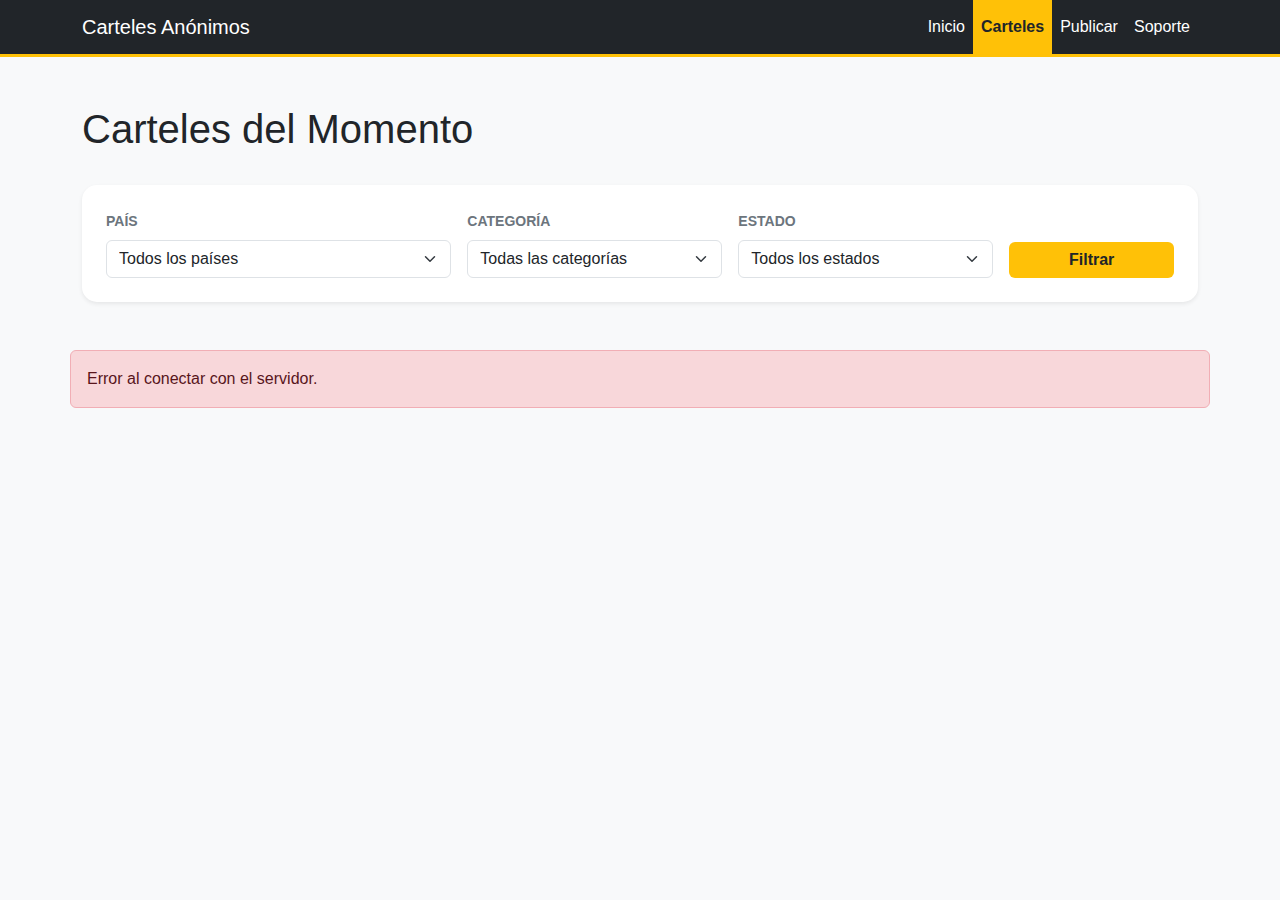
<file: Frontend/carteles.html>
<!DOCTYPE html>
<html lang="es">
<head>
    <meta charset="UTF-8">
    <title>Carteles - Ventas Anónimas</title>
    <link href="https://cdn.jsdelivr.net/npm/bootstrap@5.3.0/dist/css/bootstrap.min.css" rel="stylesheet">
    <link rel="stylesheet" href="css/estilos.css">
    <style>
        .badge-category { position: absolute; top: 10px; right: 10px; z-index: 10; }
        .price-tag { font-size: 1.25rem; font-weight: bold; color: #198754; }
        .card-custom { border-radius: 15px; overflow: hidden; transition: transform 0.2s; }
        .card-custom:hover { transform: translateY(-5px); }
        .form-select-custom { border: 1px solid #dee2e6 !important; }
    </style>
</head>

<body class="bg-light">
    <nav class="navbar navbar-expand-lg navbar-dark bg-dark">
        <div class="container">
            <a class="navbar-brand" href="index.html">Carteles Anónimos</a>
            <div class="navbar-nav">
                <a class="nav-link" href="index.html">Inicio</a>
                <a class="nav-link active" href="carteles.html">Carteles</a>
                <a class="nav-link" href="registrar.html">Publicar</a>
                <a class="nav-link" href="soporte.html">Soporte</a>
            </div>
        </div>
    </nav>

<body class="bg-light">
    <div class="container mt-5">
        <div class="mb-4 d-flex justify-content-between align-items-center">
            <h1>Carteles del Momento</h1>
        </div>

        <div class="card shadow-sm mb-5 bg-white p-4" style="border-radius: 15px; border: none;">
            <form id="formFiltros" class="row g-3 align-items-end">
                <div class="col-md-4">
                    <label class="small text-uppercase fw-bold text-secondary mb-2">País</label>
                    <select id="f_pais" name="f_pais" class="form-select form-select-custom">
                        <option value="">Todos los países</option>
                        <option value="Argentina">Argentina</option>
                        <option value="Ecuador">Ecuador</option>
                        <option value="Colombia">Colombia</option>
                        <option value="México">México</option>
                        <option value="España">España</option>
                    </select>
                </div>
                <div class="col-md-3">
                    <label class="small text-uppercase fw-bold text-secondary mb-2">Categoría</label>
                    <select id="f_cat" name="f_cat" class="form-select form-select-custom">
                        <option value="">Todas las categorías</option>
                        <option value="Tecnología">Tecnología</option>
                        <option value="Hogar">Hogar</option>
                        <option value="Moda">Moda</option>
                        <option value="Salud">Salud</option>
                        <option value="Hobby">Hobby</option>
                        <option value="Otros">Otros</option>
                    </select>
                </div>
                <div class="col-md-3">
                    <label class="small text-uppercase fw-bold text-secondary mb-2">Estado</label>
                    <select id="f_est" name="f_est" class="form-select form-select-custom">
                        <option value="">Todos los estados</option>
                        <option value="Nuevo">Nuevo</option>
                        <option value="Usado">Usado</option>
                    </select>
                </div>
                <div class="col-md-2">
                    <button type="submit" class="btn btn-primary w-100 fw-bold">Filtrar</button>
                </div>
            </form>
        </div>

        <div id="contenedor-anuncios" class="row">
            <div class="text-center">
                <div class="spinner-border text-primary" role="status"></div>
                <p>Cargando anuncios...</p>
            </div>
        </div>
    </div>

    <script>
        const URL_BACKEND = "https://anuncios-php.onrender.com/app/controllers/AnuncioController.php";

        // 1. FUNCIÓN PARA CARGAR ANUNCIOS
        async function cargarAnuncios(filtros = "") {
            const contenedor = document.getElementById('contenedor-anuncios');
            try {
                // Llamamos al controlador (acción 'leer' que debemos agregar al PHP)
                const resp = await fetch(`${URL_BACKEND}?action=leer${filtros}`);
                const anuncios = await resp.json();

                if (anuncios.length === 0) {
                    contenedor.innerHTML = '<div class="alert alert-warning text-center">No hay anuncios.</div>';
                    return;
                }

                contenedor.innerHTML = ""; // Limpiar cargando
                anuncios.forEach(anuncio => {
                    const img = anuncio.imagen_url || "https://via.placeholder.com/300x200?text=Sin+Foto";
                    contenedor.innerHTML += `
                        <div class="col-md-4 mb-4">
                            <div class="card h-100 shadow-sm border-0 card-custom">
                                <span class="badge bg-primary badge-category">${anuncio.categoria}</span>
                                <img src="${img}" class="card-img-top" style="height: 200px; object-fit: contain; background: #f8f9fa;">
                                <div class="card-body">
                                    <h5 class="card-title text-dark">${anuncio.titulo}</h5>
                                    <div class="mb-2">
                                        <span class="price-tag">$${parseFloat(anuncio.precio).toFixed(2)}</span>
                                        <span class="badge bg-light text-dark border">${anuncio.estado}</span>
                                    </div>
                                    <p class="card-text text-secondary small">${anuncio.descripcion.substring(0, 100)}...</p>
                                    <p class="small mb-0">📍 <strong>País:</strong> ${anuncio.pais}</p>
                                </div>
                                <div class="card-footer bg-transparent border-top-0 pb-3">
                                    <div class="p-2 bg-light rounded mb-3 small text-truncate">
                                        <b>Contacto:</b> ${anuncio.contacto}
                                    </div>
                                    <div class="btn-group w-100">
                                        <a href="editar_anuncio.html?id=${anuncio.id}" class="btn btn-outline-warning btn-sm">Editar</a>
                                        <button onclick="borrarConToken(${anuncio.id})" class="btn btn-outline-danger btn-sm">Eliminar</button>
                                    </div>
                                </div>
                            </div>
                        </div>
                    `;
                });
            } catch (e) {
                contenedor.innerHTML = '<div class="alert alert-danger">Error al conectar con el servidor.</div>';
            }
        }

        // 2. LÓGICA DE FILTROS
        document.getElementById('formFiltros').addEventListener('submit', (e) => {
            e.preventDefault();
            const f_pais = document.getElementById('f_pais').value;
            const f_cat = document.getElementById('f_cat').value;
            const f_est = document.getElementById('f_est').value;
            
            const params = `&f_pais=${f_pais}&f_cat=${f_cat}&f_est=${f_est}`;
            cargarAnuncios(params);
        });

        // 3. LÓGICA DE BORRADO (REQUISITO 18)
        async function borrarConToken(id) {
            let token = prompt("Introduce el código de seguridad para borrar este anuncio:");
            if (token) {
                const formData = new FormData();
                formData.append('id', id);
                formData.append('token', token);

                const resp = await fetch(`${URL_BACKEND}?action=eliminar`, {
                    method: 'POST',
                    body: formData
                });
                const res = await resp.json();
                
                if(res.status === "success") {
                    alert("Eliminado correctamente");
                    cargarAnuncios(); // Recargar lista
                } else {
                    alert("Error: " + res.message);
                }
            }
        }

        // Carga inicial
        window.onload = () => cargarAnuncios();
    </script>
</body>

</html>
</file>
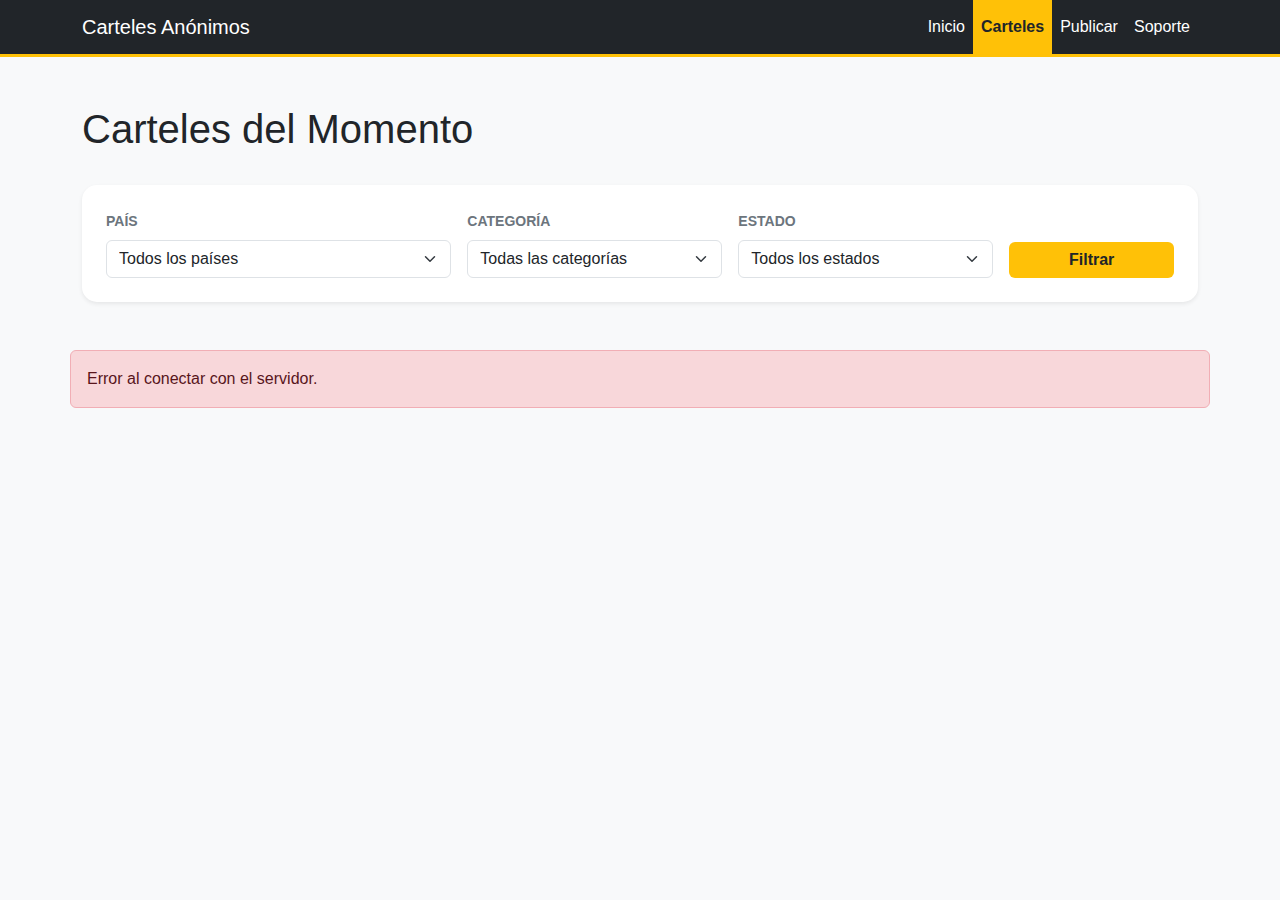
<file: Frontend/editar_anuncio.html>
<!DOCTYPE html>
<html lang="es">
<head>
    <meta charset="UTF-8">
    <title>Editar Anuncio</title>
    <link href="https://cdn.jsdelivr.net/npm/bootstrap@5.3.0/dist/css/bootstrap.min.css" rel="stylesheet">
    <link rel="stylesheet" href="css/estilos.css">
</head>
<body class="bg-light">

<div class="container mt-4">
    <div class="card shadow-sm p-4">
        <h2 class="mb-4">Editar Anuncio</h2>
        
        <form id="formEditar">
            <input type="hidden" name="id" id="anuncio_id">
            
            <div class="alert alert-info border-info mb-4">
                <label class="form-label fw-bold">Introduce tu Token de Seguridad para guardar cambios:</label>
                <input type="text" name="token_usuario" id="token_usuario" class="form-control" placeholder="Tu código secreto" required>
            </div>

            <div class="mb-3">
                <label class="form-label fw-bold">Título</label>
                <input type="text" name="titulo" id="titulo" class="form-control" required>
            </div>

            <div class="row mb-3">
                <div class="col-md-4">
                    <label class="form-label fw-bold">Categoría</label>
                    <select name="categoria" id="categoria" class="form-select">
                        <option value="Tecnología">Tecnología</option>
                        <option value="Hogar">Hogar</option>
                        <option value="Moda">Moda</option>
                        <option value="Salud">Salud</option>
                        <option value="Hobby">Hobby</option>
                        <option value="Otros">Otros</option>
                    </select>
                </div>
                <div class="col-md-4">
                    <label class="form-label fw-bold">Precio ($)</label>
                    <input type="number" step="0.01" name="precio" id="precio" class="form-control" required>
                </div>
                <div class="col-md-4">
                    <label class="form-label fw-bold">Estado</label>
                    <select name="estado" id="estado" class="form-select">
                        <option value="Nuevo">Nuevo</option>
                        <option value="Usado">Usado</option>
                    </select>
                </div>
            </div>

            <div class="mb-3">
                <label class="form-label fw-bold">Descripción</label>
                <textarea name="descripcion" id="descripcion" class="form-control" rows="4" required></textarea>
            </div>

            <div class="row mb-3">
                <div class="col-md-6">
                    <label class="form-label fw-bold">País</label>
                    <select name="pais" id="pais" class="form-select">
                        <option value="Argentina">Argentina</option>
                        <option value="Ecuador">Ecuador</option>
                        <option value="Colombia">Colombia</option>
                        <option value="México">México</option>
                        <option value="España">España</option>
                        </select>
                </div>
                <div class="col-md-6">
                    <label class="form-label fw-bold">Contacto</label>
                    <input type="text" name="contacto" id="contacto" class="form-control" required>
                </div>
            </div>

            <div class="mb-4">
                <label class="form-label fw-bold">Enlace de la Foto (URL)</label>
                <input type="url" name="imagen_url" id="imagen_url" class="form-control">
            </div>

            <button type="submit" class="btn btn-warning w-100 fw-bold py-2 shadow-sm">Guardar Cambios</button>
            <div class="text-center mt-3">
                <a href="carteles.html" class="text-muted text-decoration-none small">Cancelar</a>
            </div>
        </form>
    </div>
</div>

<script>
    const URL_BACKEND = "https://tu-app-en-render.com/app/controllers/AnuncioController.php";

    // 1. OBTENER DATOS ACTUALES AL CARGAR
    window.onload = async () => {
        const urlParams = new URLSearchParams(window.location.search);
        const id = urlParams.get('id');
        
        if (!id) {
            alert("ID no encontrado");
            window.location.href = "carteles.html";
            return;
        }

        try {
            // Debemos crear una acción 'detalle' en el PHP para traer un solo anuncio
            const resp = await fetch(`${URL_BACKEND}?action=detalle&id=${id}`);
            const data = await resp.json();

            if (data) {
                document.getElementById('anuncio_id').value = data.id;
                document.getElementById('titulo').value = data.titulo;
                document.getElementById('categoria').value = data.categoria;
                document.getElementById('precio').value = data.precio;
                document.getElementById('estado').value = data.estado;
                document.getElementById('descripcion').value = data.descripcion;
                document.getElementById('pais').value = data.pais;
                document.getElementById('contacto').value = data.contacto;
                document.getElementById('imagen_url').value = data.imagen_url;
            }
        } catch (e) {
            alert("Error al cargar los datos del anuncio.");
        }
    };

    // 2. ENVIAR CAMBIOS
    document.getElementById('formEditar').addEventListener('submit', async (e) => {
        e.preventDefault();
        const formData = new FormData(e.target);

        try {
            const resp = await fetch(`${URL_BACKEND}?action=actualizar`, {
                method: 'POST',
                body: formData
            });
            const result = await resp.json();

            if (result.status === "success") {
                alert("Anuncio actualizado correctamente");
                window.location.href = "carteles.html";
            } else {
                alert("Error: " + result.message);
            }
        } catch (e) {
            alert("Error de conexión al guardar cambios.");
        }
    });
</script>
</body>
</html>
</file>
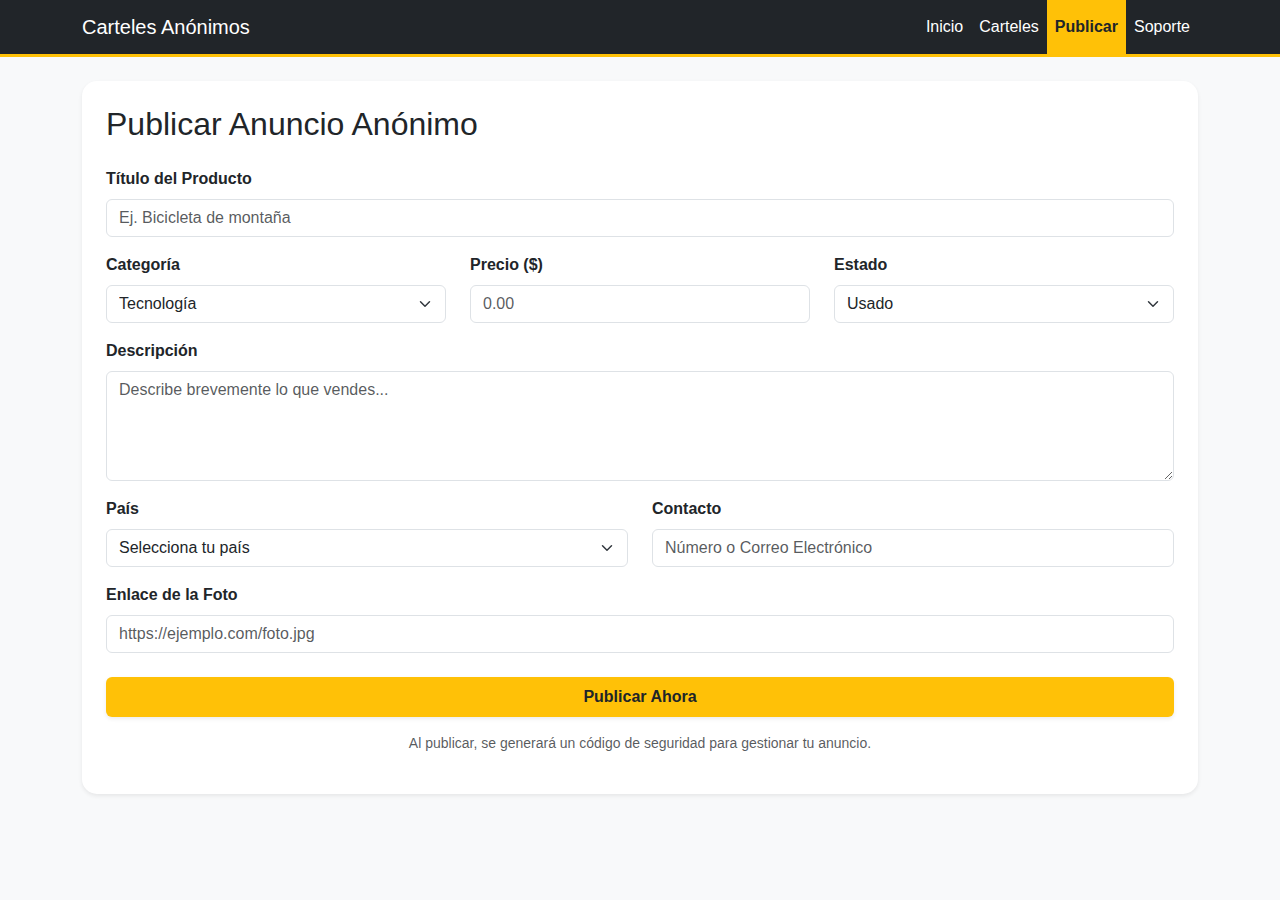
<file: Frontend/registrar.html>
<!DOCTYPE html>
<html lang="es">
<head>
    <meta charset="UTF-8">
    <meta name="viewport" content="width=device-width, initial-scale=1.0">
    <title>Publicar Anuncio</title>
    <link href="https://cdn.jsdelivr.net/npm/bootstrap@5.3.0/dist/css/bootstrap.min.css" rel="stylesheet">
    <link rel="stylesheet" href="css/estilos.css">
</head>
<body>

    <body class="bg-light">
    <nav class="navbar navbar-expand-lg navbar-dark bg-dark">
        <div class="container">
            <a class="navbar-brand" href="index.html">Carteles Anónimos</a>
            <div class="navbar-nav">
                <a class="nav-link" href="index.html">Inicio</a>
                <a class="nav-link" href="carteles.html">Carteles</a>
                <a class="nav-link active" href="registrar.html">Publicar</a>
                <a class="nav-link" href="soporte.html">Soporte</a>
            </div>
        </div>
    </nav>

<div class="container mt-4">
    <div class="card shadow-sm p-4">
        <h2 class="mb-4">Publicar Anuncio Anónimo</h2>
        
        <form id="formAnuncio">
            
            <div class="mb-3">
                <label class="form-label fw-bold">Título del Producto</label>
                <input type="text" name="titulo" id="titulo" class="form-control" placeholder="Ej. Bicicleta de montaña" required>
            </div>

            <div class="row mb-3">
                <div class="col-md-4">
                    <label class="form-label fw-bold">Categoría</label>
                    <select name="categoria" class="form-select">
                        <option value="Tecnología">Tecnología</option>
                        <option value="Hogar">Hogar</option>
                        <option value="Moda">Moda</option>
                        <option value="Salud">Salud</option>
                        <option value="Hobby">Hobby</option>
                        <option value="Otros">Otros</option>
                    </select>
                </div>
                <div class="col-md-4">
                    <label class="form-label fw-bold">Precio ($)</label>
                    <input type="number" step="0.01" name="precio" id="precio" class="form-control" placeholder="0.00" required>
                </div>
                <div class="col-md-4">
                    <label class="form-label fw-bold">Estado</label>
                    <select name="estado" class="form-select">
                        <option value="Nuevo">Nuevo</option>
                        <option value="Usado" selected>Usado</option>
                    </select>
                </div>
            </div>

            <div class="mb-3">
                <label class="form-label fw-bold">Descripción</label>
                <textarea name="descripcion" id="descripcion" class="form-control" rows="4" placeholder="Describe brevemente lo que vendes..." required></textarea>
            </div>

            <div class="row mb-3">
                <div class="col-md-6">
                    <label class="form-label fw-bold">País</label>
                    <select name="pais" id="pais" class="form-select" required>
                        <option value="" disabled selected>Selecciona tu país</option>
                        <option value="Argentina">Argentina</option>
                        <option value="Bolivia">Bolivia</option>
                        <option value="Chile">Chile</option>
                        <option value="Colombia">Colombia</option>
                        <option value="Ecuador">Ecuador</option>
                        <option value="México">México</option>
                        <option value="Perú">Perú</option>
                        <option value="España">España</option>
                        </select>
                </div>
                <div class="col-md-6">
                    <label class="form-label fw-bold">Contacto</label>
                    <input type="text" name="contacto" id="contacto" class="form-control" placeholder="Número o Correo Electrónico" required>
                </div>
            </div>

            <div class="mb-4">
                <label class="form-label fw-bold">Enlace de la Foto</label>
                <input type="url" name="imagen_url" id="imagen_url" class="form-control" placeholder="https://ejemplo.com/foto.jpg">
            </div>

            <button type="submit" class="btn btn-primary w-100 fw-bold py-2 shadow-sm">Publicar Ahora</button>
            
            <div class="text-center mt-3">
                <p class="small text-muted">Al publicar, se generará un código de seguridad para gestionar tu anuncio.</p>
            </div>
        </form>
    </div>
</div>

<script src="js/registrar.js"></script>
</body>

</html>
</file>
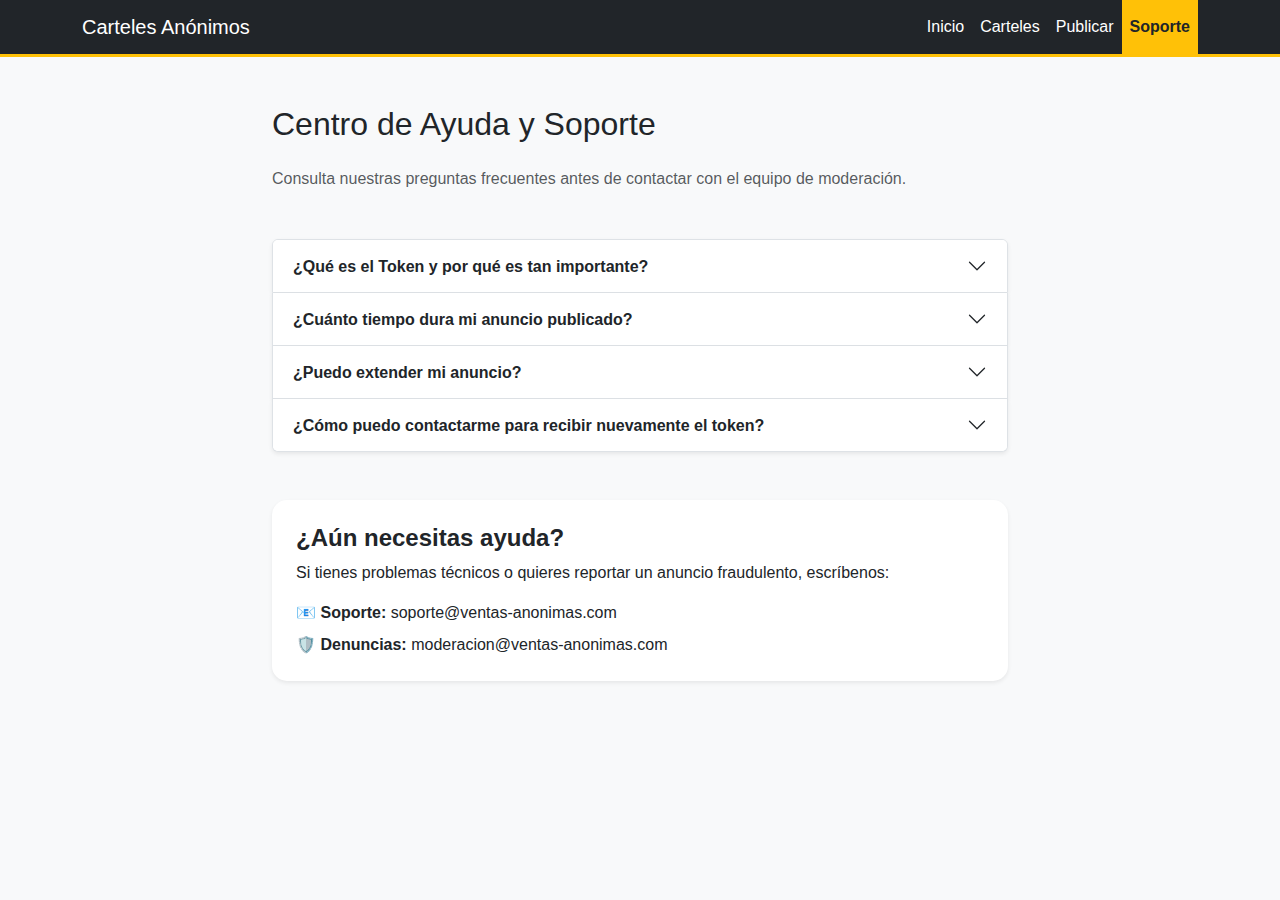
<file: Frontend/soporte.html>
<!DOCTYPE html>
<html lang="es">
<head>
    <meta charset="UTF-8">
    <meta name="viewport" content="width=device-width, initial-scale=1.0">
    <title>Soporte - Carteles Anónimos</title>
    <link href="https://cdn.jsdelivr.net/npm/bootstrap@5.3.0/dist/css/bootstrap.min.css" rel="stylesheet">
    <link rel="stylesheet" href="css/estilos.css">
</head>
<body class="bg-light">
    <nav class="navbar navbar-expand-lg navbar-dark bg-dark">
        <div class="container">
            <a class="navbar-brand" href="index.html">Carteles Anónimos</a>
            <div class="navbar-nav">
                <a class="nav-link" href="index.html">Inicio</a>
                <a class="nav-link" href="carteles.html">Carteles</a>
                <a class="nav-link" href="registrar.html">Publicar</a>
                <a class="nav-link active" href="soporte.html">Soporte</a>
            </div>
        </div>
    </nav>

    <div class="container mt-5">
        <div class="row">
            <div class="col-md-8 mx-auto">
                <h2 class="mb-4">Centro de Ayuda y Soporte</h2>
                <p class="text-muted mb-5">Consulta nuestras preguntas frecuentes antes de contactar con el equipo de moderación.</p>

                <div class="accordion mb-5" id="accordionFAQ">
                    
                    <div class="accordion-item shadow-sm">
                        <h2 class="accordion-header">
                            <button class="accordion-button collapsed fw-bold" type="button" data-bs-toggle="collapse" data-bs-target="#faq1">
                                ¿Qué es el Token y por qué es tan importante?
                            </button>
                        </h2>
                        <div id="faq1" class="accordion-collapse collapse" data-bs-parent="#accordionFAQ">
                            <div class="accordion-body text-secondary">
                                El <strong>Token</strong> es una clave alfanumérica única generada al crear tu anuncio. Al no tener cuentas de usuario, el token es la única forma de demostrar que eres el dueño del cartel para poder editarlo o borrarlo. <strong>Si lo pierdes, el anuncio permanecerá hasta que culmine su fecha de caducidad.</strong>
                            </div>
                        </div>
                    </div>

                    <div class="accordion-item shadow-sm">
                        <h2 class="accordion-header">
                            <button class="accordion-button collapsed fw-bold" type="button" data-bs-toggle="collapse" data-bs-target="#faq2">
                                ¿Cuánto tiempo dura mi anuncio publicado?
                            </button>
                        </h2>
                        <div id="faq2" class="accordion-collapse collapse" data-bs-parent="#accordionFAQ">
                            <div class="accordion-body text-secondary">
                                El tiempo máximo es de 7 días. Pasado esos dias, un administrador eliminará su anuncio de nuestra base de datos para mantener el tablón actualizado.
                            </div>
                        </div>
                    </div>

                    <div class="accordion-item shadow-sm">
                        <h2 class="accordion-header">
                            <button class="accordion-button collapsed fw-bold" type="button" data-bs-toggle="collapse" data-bs-target="#faq4">
                                ¿Puedo extender mi anuncio?
                            </button>
                        </h2>
                        <div id="faq4" class="accordion-collapse collapse" data-bs-parent="#accordionFAQ">
                            <div class="accordion-body text-secondary">
                                Para que su anuncio siga vigente en nuestra página usted puede hacer un pago contactándose con el correo de soporte.
                            </div>
                        </div>
                    </div>

                    <div class="accordion-item shadow-sm">
                        <h2 class="accordion-header">
                            <button class="accordion-button collapsed fw-bold" type="button" data-bs-toggle="collapse" data-bs-target="#faq3">
                                ¿Cómo puedo contactarme para recibir nuevamente el token?
                            </button>
                        </h2>
                        <div id="faq3" class="accordion-collapse collapse" data-bs-parent="#accordionFAQ">
                            <div class="accordion-body text-secondary">
                                Para volver a recibir su token tiene que escribirnos detalladamente a través del correo de soporte la hora y fecha exacta en que publicó su cartel. Caso contrario, su petición será ignorada.
                            </div>
                        </div>
                    </div>

                </div> <div class="card bg-white border-0 shadow-sm p-4 mt-4">
                    <h4 class="fw-bold">¿Aún necesitas ayuda?</h4>
                    <p>Si tienes problemas técnicos o quieres reportar un anuncio fraudulento, escríbenos:</p>
                    <div class="d-flex flex-column gap-2">
                        <span>📧 <strong>Soporte:</strong> soporte@ventas-anonimas.com</span>
                        <span>🛡️ <strong>Denuncias:</strong> moderacion@ventas-anonimas.com</span>
                    </div>
                </div>

            </div>
        </div>
    </div>

    <script src="https://cdn.jsdelivr.net/npm/bootstrap@5.3.0/dist/js/bootstrap.bundle.min.js"></script>
</body>
</html>
</file>
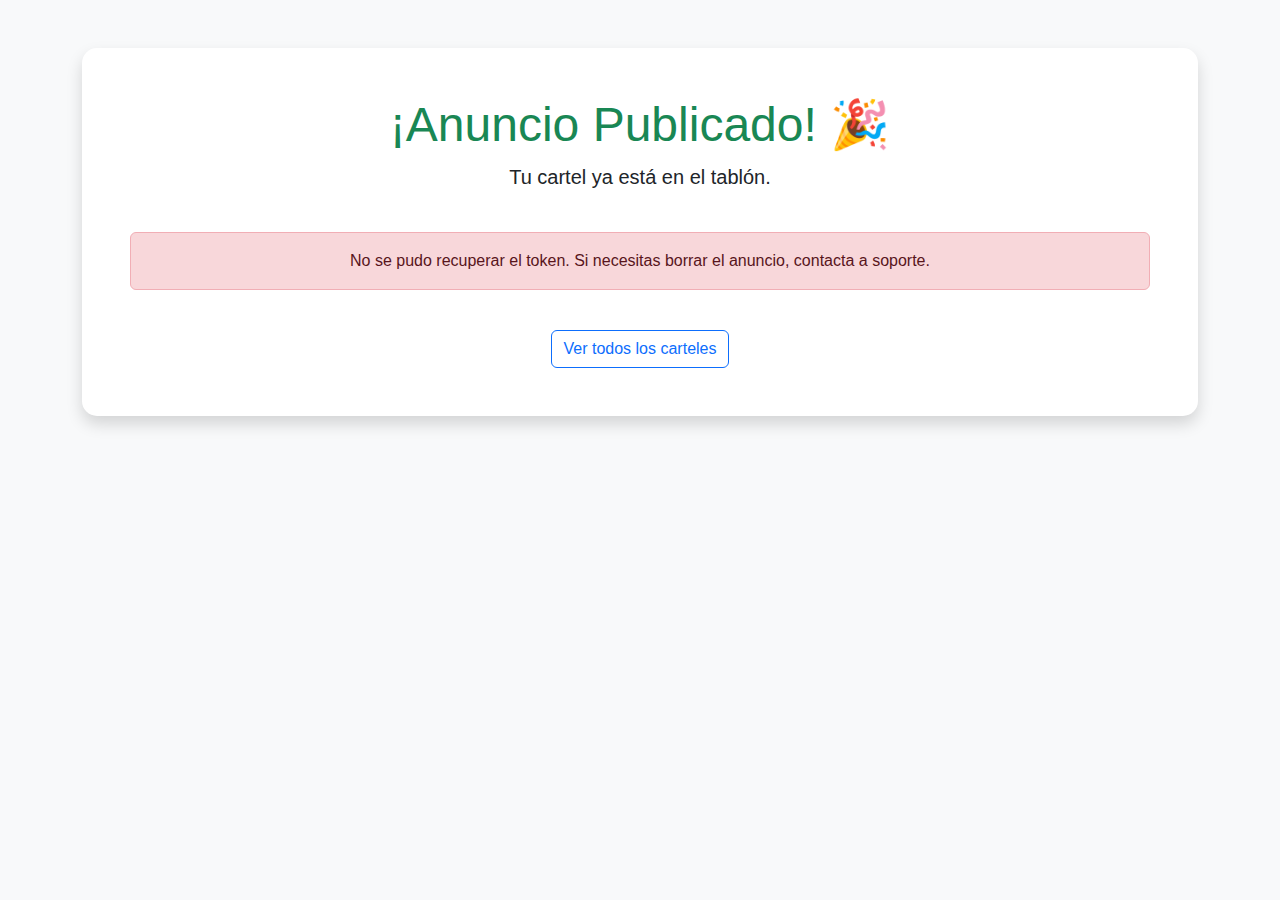
<file: Frontend/token.html>
<!DOCTYPE html>
<html lang="es">
<head>
    <meta charset="UTF-8">
    <meta name="viewport" content="width=device-width, initial-scale=1.0">
    <title>¡Éxito! - Anuncio Publicado</title>
    <link href="https://cdn.jsdelivr.net/npm/bootstrap@5.3.0/dist/css/bootstrap.min.css" rel="stylesheet">
    <link rel="stylesheet" href="css/estilos.css">
</head>
<body class="bg-light">

<div class="container mt-5">
    <div class="text-center">
        <div class="card shadow border-0 p-5 bg-white">
            <div class="mb-4">
                <h1 class="display-5 text-success">¡Anuncio Publicado! 🎉</h1>
                <p class="lead">Tu cartel ya está en el tablón.</p>
            </div>

            <div id="token-container" style="display: none;">
                <div class="alert alert-warning border-dark d-inline-block p-4">
                    <h4 class="alert-heading">🔑 Código de Gestión</h4>
                    <p>Usa este código para editar o borrar tu anuncio:</p>
                    <div class="bg-dark text-white rounded p-3 mb-2">
                        <span id="token-display" class="h2 font-monospace"></span>
                    </div>
                    <p class="small text-muted mb-0">¡Cópialo ahora! No se volverá a mostrar en esta sesión.</p>
                </div>
            </div>

            <div id="error-container" style="display: none;">
                <div class="alert alert-danger">
                    No se pudo recuperar el token. Si necesitas borrar el anuncio, contacta a soporte.
                </div>
            </div>

            <div class="mt-4">
                <a href="carteles.html" class="btn btn-outline-primary">Ver todos los carteles</a>
            </div>
        </div>
    </div>
</div>

<script>
    // Al cargar la página, buscamos el token guardado por validaciones.js
    document.addEventListener('DOMContentLoaded', () => {
        const token = localStorage.getItem('ultimo_token');
        
        const tokenContainer = document.getElementById('token-container');
        const tokenDisplay = document.getElementById('token-display');
        const errorContainer = document.getElementById('error-container');

        if (token) {
            tokenDisplay.textContent = token;
            tokenContainer.style.display = 'block';
            
            // Opcional: Borrar el token del storage después de mostrarlo 
            // para que no se quede ahí para siempre (punto 9: consideraciones finales)
            localStorage.removeItem('ultimo_token');
        } else {
            errorContainer.style.display = 'block';
        }
    });
</script>

</body>
</html>
</file>
<file: Frontend/css/estilos.css>
/* public/css/estilos.css */
body {
    background-color: #f4f7f6;
    font-family: 'Segoe UI', Tahoma, Geneva, Verdana, sans-serif;
    margin: 0;
}

/* Ajustamos la Navbar para que sea el contenedor oscuro */
.navbar {
    background-color: #212529; /* El color oscuro de tu imagen */
    border-bottom: 3px solid #ffc107; 
    padding: 0; /* Importante para que las fichas lleguen al borde */
    width: 100%; /* Asegura que ocupe el ancho total */
    margin: 0;   /* Elimina cualquier margen externo */
}

/* Estilo base para todos los enlaces del nav */
.navbar-nav .nav-link {
    color: #ffffff; 
    padding: 15px 25px; /* Más espacio para que se vea profesional */
    margin: 0; /* Quitamos márgenes para que las fichas estén juntas */
    transition: all 0.3s ease;
    border: none;
    border-radius: 0; /* Cuadradas como pediste */
    font-weight: 500;
}

/* El efecto de "Ficha Seleccionada" (Cuadrada y limpia) */
.navbar-nav .nav-link.active {
    background-color: #ffc107 !important; /* Blanco puro para resaltar */
    color: #212529 !important;           /* Texto oscuro */
    font-weight: bold;
    /* Quitamos los bordes raros y usamos una sombra sutil si quieres, 
       o simplemente el contraste de color */
    box-shadow: none; 
    position: relative;
}

/* Efecto hover suave para las que no están activas */
.navbar-nav .nav-link:hover:not(.active) {
    background-color: #343a40; /* Un gris un poco más claro que el fondo */
    color: #ffc107; /* El amarillo de tu marca para el texto en hover */
}

/* --- El resto de tu CSS se mantiene igual --- */
.card {
    transition: transform 0.3s;
    border: none;
    border-radius: 15px;
}

/* Botón estilo "Ficha Seleccionada" (Amarillo) */
.btn-primary {
    background-color: #ffc107 !important; /* El mismo amarillo de tu Navbar */
    color: #212529 !important;           /* Texto oscuro para contraste */
    border: none;
    font-weight: bold;
    transition: background-color 0.3s ease;
}

/* Efecto al pasar el mouse sobre el botón */
.btn-primary:hover {
    background-color: #e0a800 !important; /* Un amarillo un poco más oscuro */
    color: #000000 !important;
}
 
.mask-img {
    width: 200px; /* Tamaño ideal para que destaque sin ser gigante */
    height: auto;
    /* Un filtro sutil para que resalte sobre el fondo gris */
    filter: drop-shadow(0 10px 15px rgba(0,0,0,0.2));
    transition: transform 0.4s ease;
}

#loading {
    color: #000000;
    text-transform: uppercase;
    letter-spacing: 2px;
    margin: 20px 0;
}
</file>
